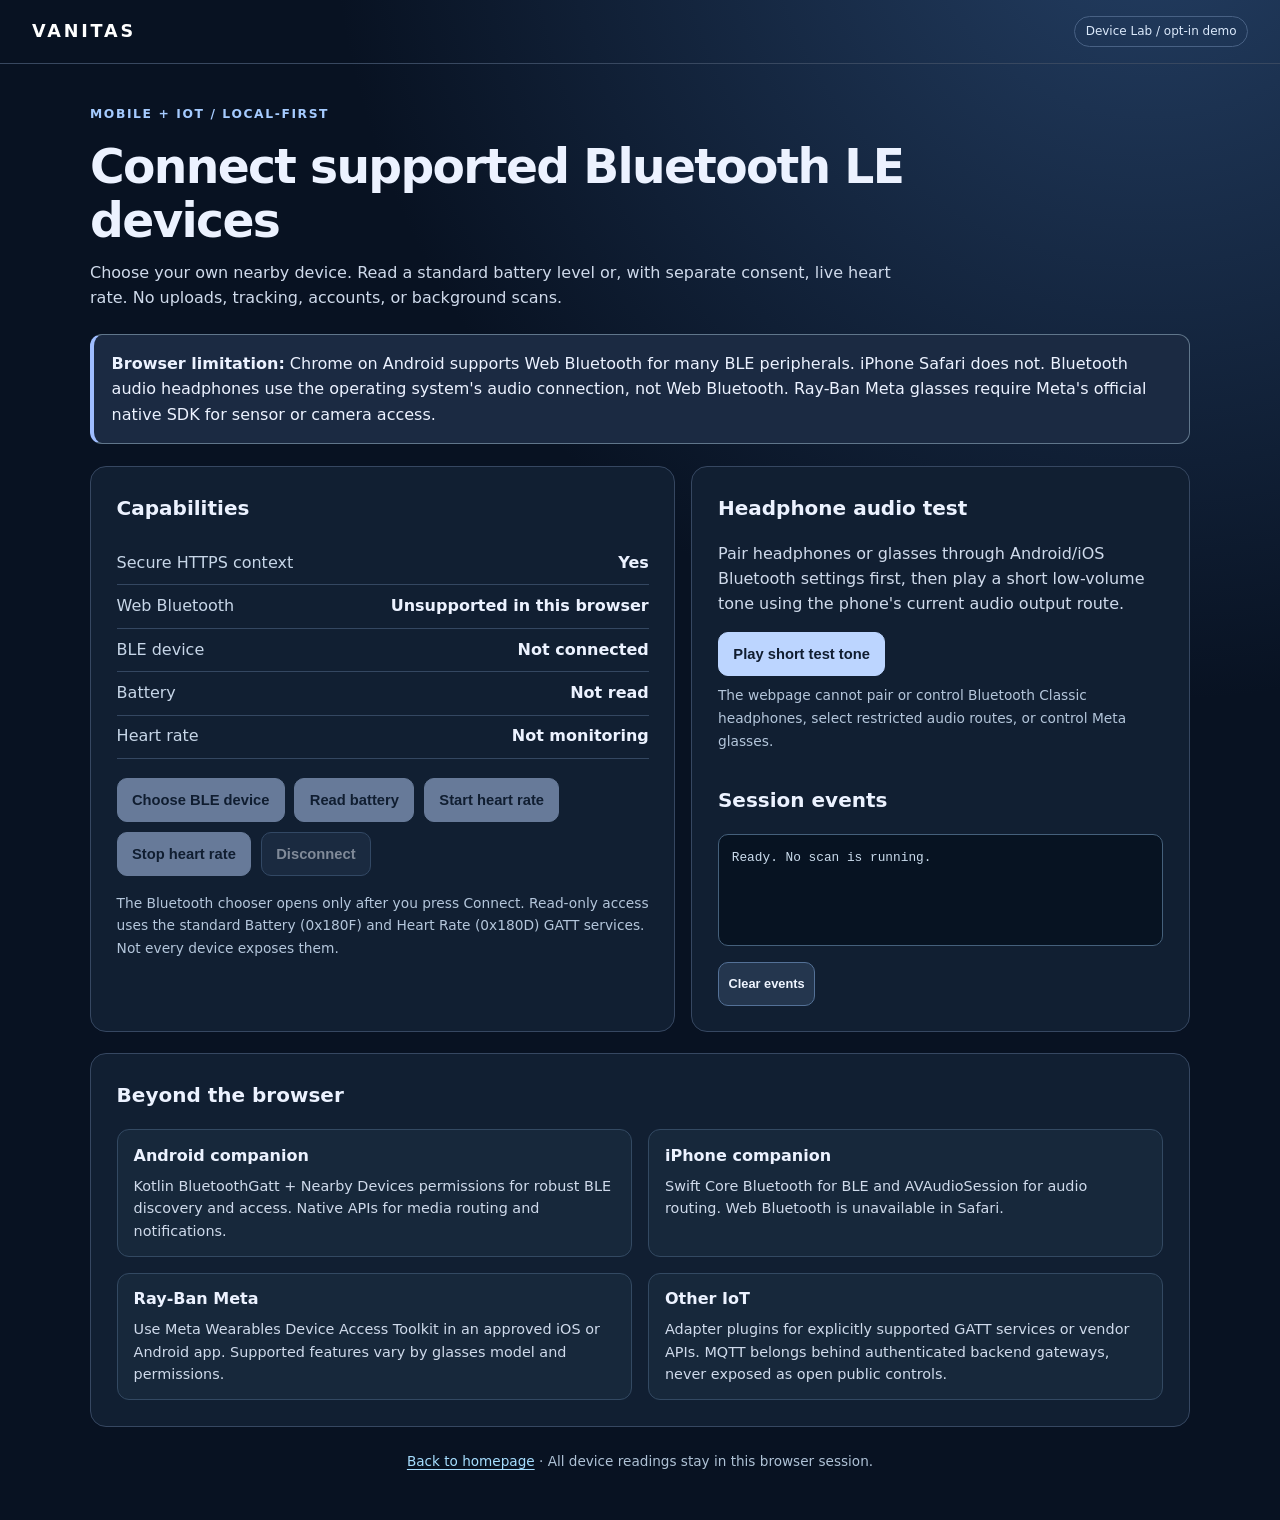
<file: device-lab.html>
<!doctype html>
<html lang="en">
<head>
  <meta charset="utf-8">
  <meta name="viewport" content="width=device-width, initial-scale=1, viewport-fit=cover">
  <meta name="theme-color" content="#10233c">
  <meta name="description" content="Privacy-first Bluetooth LE device dashboard for supported browsers.">
  <meta name="apple-mobile-web-app-capable" content="yes">
  <title>VANITAS Device Lab</title>
  <link rel="manifest" href="manifest.webmanifest">
  <link rel="icon" type="image/png" href="icons/icon-192.png">
  <link rel="apple-touch-icon" href="icons/icon-180.png">
  <link rel="stylesheet" href="assets/css/device-lab.css">
  <script src="assets/js/device-lab.js" defer></script>
  <script src="assets/js/site.js" defer></script>
</head>
<body>
  <a class="skip" href="#main">Skip to content</a>
  <header class="topbar"><a href="index.html" class="brand">VANITAS</a><span class="pill">Device Lab / opt-in demo</span></header>
  <main id="main" class="container">
    <header class="intro"><p class="eyebrow">MOBILE + IOT / LOCAL-FIRST</p>
      <h1>Connect supported Bluetooth LE devices</h1>
      <p>Choose your own nearby device. Read a standard battery level or, with separate consent, live heart rate. No uploads, tracking, accounts, or background scans.</p>
    </header>
    <section class="notice" aria-label="Platform limitations">
      <strong>Browser limitation:</strong> Chrome on Android supports Web Bluetooth for many BLE peripherals. iPhone Safari does not. Bluetooth audio headphones use the operating system's audio connection, not Web Bluetooth. Ray-Ban Meta glasses require Meta's official native SDK for sensor or camera access.
    </section>
    <div class="layout">
      <section class="panel" aria-labelledby="status-heading">
        <h2 id="status-heading">Capabilities</h2>
        <dl class="stats">
          <div><dt>Secure HTTPS context</dt><dd id="secure-status">Checking…</dd></div>
          <div><dt>Web Bluetooth</dt><dd id="bluetooth-status">Checking…</dd></div>
          <div><dt>BLE device</dt><dd id="device-status">Not connected</dd></div>
          <div><dt>Battery</dt><dd id="battery-status">Not read</dd></div>
          <div><dt>Heart rate</dt><dd id="heart-status">Not monitoring</dd></div>
        </dl>
        <div class="actions">
          <button id="connect" type="button">Choose BLE device</button>
          <button id="battery" type="button" disabled>Read battery</button>
          <button id="heart-start" type="button" disabled>Start heart rate</button>
          <button id="heart-stop" type="button" disabled>Stop heart rate</button>
          <button id="disconnect" class="secondary" type="button" disabled>Disconnect</button>
        </div>
        <p class="hint">The Bluetooth chooser opens only after you press Connect. Read-only access uses the standard Battery (0x180F) and Heart Rate (0x180D) GATT services. Not every device exposes them.</p>
      </section>
      <section class="panel" aria-labelledby="audio-heading">
        <h2 id="audio-heading">Headphone audio test</h2>
        <p>Pair headphones or glasses through Android/iOS Bluetooth settings first, then play a short low-volume tone using the phone's current audio output route.</p>
        <button id="audio-test" type="button">Play short test tone</button>
        <p class="hint">The webpage cannot pair or control Bluetooth Classic headphones, select restricted audio routes, or control Meta glasses.</p>
        <h2 id="events-heading" class="section-gap">Session events</h2>
        <div id="events" role="log" aria-live="polite" aria-relevant="additions text" class="event-log">Ready. No scan is running.</div>
        <button id="clear-events" type="button" class="secondary small">Clear events</button>
      </section>
    </div>
    <section class="panel roadmap" aria-labelledby="roadmap-heading">
      <h2 id="roadmap-heading">Beyond the browser</h2>
      <div class="cards">
        <article><h3>Android companion</h3><p>Kotlin BluetoothGatt + Nearby Devices permissions for robust BLE discovery and access. Native APIs for media routing and notifications.</p></article>
        <article><h3>iPhone companion</h3><p>Swift Core Bluetooth for BLE and AVAudioSession for audio routing. Web Bluetooth is unavailable in Safari.</p></article>
        <article><h3>Ray-Ban Meta</h3><p>Use Meta Wearables Device Access Toolkit in an approved iOS or Android app. Supported features vary by glasses model and permissions.</p></article>
        <article><h3>Other IoT</h3><p>Adapter plugins for explicitly supported GATT services or vendor APIs. MQTT belongs behind authenticated backend gateways, never exposed as open public controls.</p></article>
      </div>
    </section>
    <footer class="footer"><a href="index.html">Back to homepage</a> · <span>All device readings stay in this browser session.</span></footer>
  </main>
</body>
</html>
</file>
<file: assets/css/device-lab.css>
* {box-sizing:border-box}
:root {color-scheme:dark;font-family:system-ui,-apple-system,BlinkMacSystemFont,"Segoe UI",sans-serif;background:#081222;color:#ecf2ff;font-size:16px}
body {margin:0;min-height:100svh;background:radial-gradient(circle at 90% -8%,#243f64 0,transparent 41%),#081222;line-height:1.55}
a {color:#a6deff;text-underline-offset:3px}
a:focus-visible,button:focus-visible {outline:3px solid #f9dc7b;outline-offset:4px}
.skip {position:absolute;left:1rem;top:-5rem;padding:.5rem 1rem;background:#fff;color:#111;z-index:5}
.skip:focus {top:1rem}
.topbar {display:flex;align-items:center;justify-content:space-between;gap:1rem;border-bottom:1px solid #384860;padding:1rem clamp(1rem,3vw,2rem)}
.brand {color:#fff;font-size:1.1rem;font-weight:800;letter-spacing:.16em;text-decoration:none}
.pill {font-size:.75rem;border:1px solid #486184;border-radius:999px;padding:.32rem .65rem;color:#dbe9fb}
.container {width:min(1100px,calc(100% - 2rem));margin:0 auto;padding:2.1rem 0 3rem}
.intro {max-width:820px;margin-bottom:1.5rem}
.eyebrow {font-size:.77rem;color:#a5cbff;font-weight:800;letter-spacing:.13em}
h1 {font-size:clamp(1.75rem,5vw,2.95rem);line-height:1.14;margin:.65rem 0 .8rem;letter-spacing:-.035em}
h2 {font-size:1.25rem;margin:0 0 1.15rem}
h3 {font-size:1rem;margin:0 0 .4rem}
p {margin:.5rem 0 1rem;color:#cfdaeb}
.notice {padding:.95rem 1.1rem;border:1px solid #60768b;border-left:4px solid #9fbdff;border-radius:12px;margin:1.4rem 0;line-height:1.6;background:#1b2a42}
.layout {display:grid;grid-template-columns:1.08fr .92fr;gap:1rem;margin:1.3rem 0}
.panel {background:#111f32;border:1px solid #364761;border-radius:16px;padding:clamp(1rem,2.8vw,1.6rem);min-width:0}
.stats {margin:0 0 1.2rem}
.stats div {display:flex;justify-content:space-between;gap:1.2rem;border-bottom:1px solid #344761;padding:.55rem 0}
.stats dt {color:#c7d6e8}.stats dd {margin:0;text-align:right;font-weight:700;overflow-wrap:anywhere}
.actions {display:flex;gap:.6rem;flex-wrap:wrap;margin:1rem 0}
button {border:1px solid #bcd5ff;background:#bcd5ff;color:#101d30;border-radius:10px;padding:.72rem .9rem;font-size:.92rem;font-weight:700;cursor:pointer;min-height:44px}
button:hover:not(:disabled) {filter:brightness(1.1)}
button:disabled {cursor:not-allowed;opacity:.5}
button.secondary {color:#eff5ff;background:#24364e;border-color:#547197}
button.small {padding:.45rem .6rem;font-size:.8rem}
.hint {font-size:.86rem;color:#b4c6db;line-height:1.65}
.section-gap {margin-top:2rem}
.event-log {padding:.8rem;min-height:7rem;max-height:13rem;overflow:auto;overflow-wrap:anywhere;border:1px solid #45607b;border-radius:10px;background:#071322;color:#cbdced;font: .8rem/1.55 ui-monospace, SFMono-Regular,Consolas,monospace;white-space:pre-line;margin-bottom:1rem}
.cards {display:grid;grid-template-columns:repeat(2,minmax(0,1fr));gap:1rem}
.cards article {padding:.85rem 1rem;border:1px solid #334962;border-radius:12px;background:#17283b}
.cards article p {font-size:.9rem;margin:0}
.footer {text-align:center;font-size:.85rem;margin-top:1.5rem;color:#afc2d6}
@media(max-width:780px){.layout,.cards {grid-template-columns:1fr}.container {padding-top:1.3rem}.topbar{flex-wrap:wrap}}
@media(max-width:400px){.stats div{display:block}.stats dd{text-align:left;margin-top:.25rem}}
@media(prefers-reduced-motion:reduce){*,*::before,*::after{scroll-behavior:auto!important;transition:none!important}}
</file>
